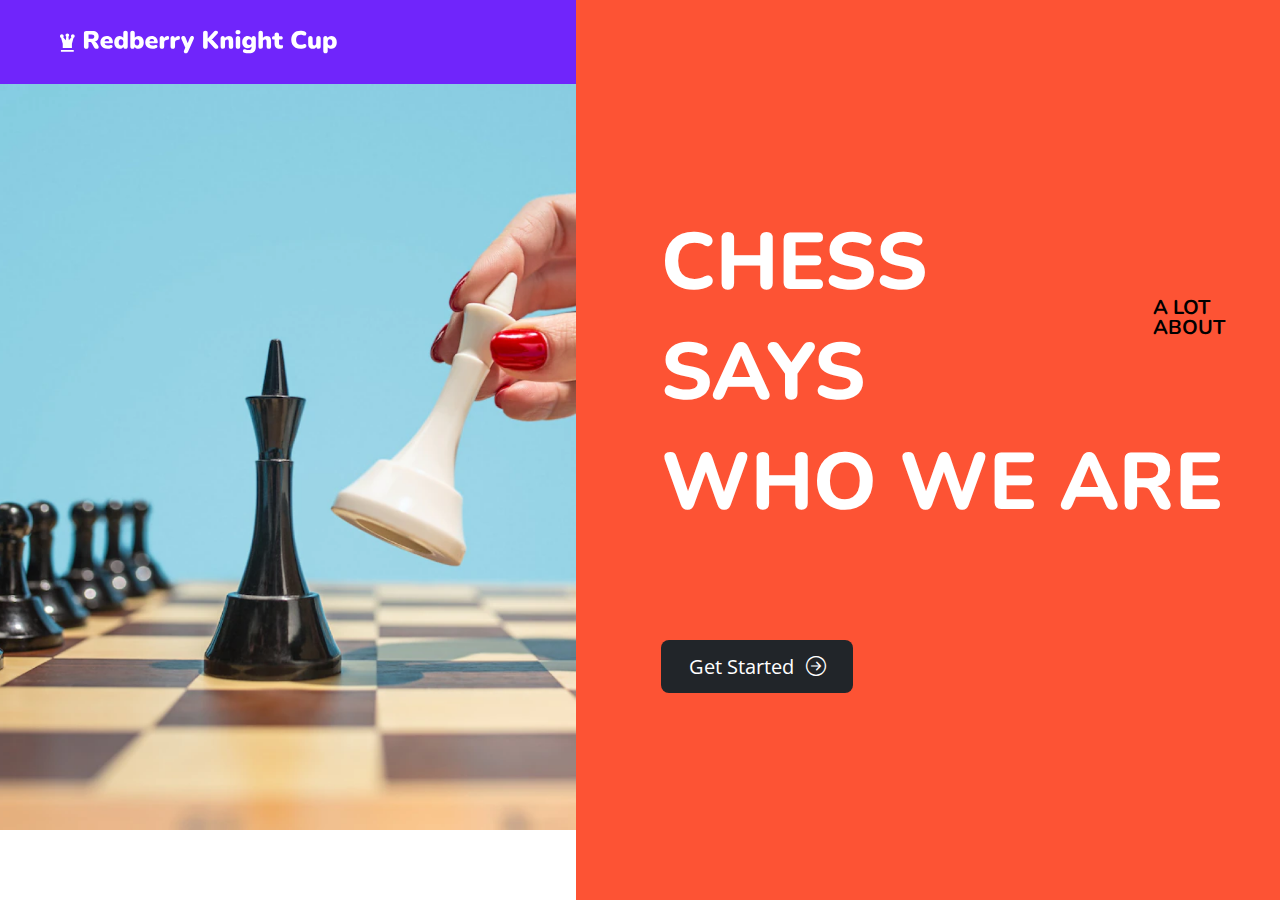
<file: bootcamp project - Copy/index.html>
<!DOCTYPE html>
<html lang="en">
<head>
    <meta charset="UTF-8">
    <meta http-equiv="X-UA-Compatible" content="IE=edge">
    <meta name="viewport" content="width=device-width, initial-scale=1.0">
    <title>Redberry Knight Cup</title>
    <link rel="stylesheet" href="https://cdn.jsdelivr.net/npm/bootstrap-icons@1.7.2/font/bootstrap-icons.css">
    <link href="https://fonts.googleapis.com/css2?family=Nunito:wght@200;300;400;500;600;700;800&display=swap" rel="stylesheet">
    <link href="https://fonts.googleapis.com/css2?family=Open+Sans:wght@300;400;500;600;700&display=swap" rel="stylesheet">
    <link rel="stylesheet" href="reset.css">
    <link rel="stylesheet" href="style.css">
</head>
<body>
    <div class="main-container flex">
        <div class="left-block">
            <header class="header">
                <img class="header-logo" src="images/Vector.svg" alt="crown">
                <img class="header-text" src="images/Redberry Knight Cup.svg" alt="Redberry Knight Cup">
            </header>
            <img class="left-block-img" src="images/Landing page- scrolling photo.png" alt="">
        </div>
        <div class="right-block flex">
            <div class="right-cont-wraper flex">
                <div class="flex">
                    <p class="right-block-p">chess says</p>
                    <p class="right-block-p2">a lot about</p>
                </div>
                <p class="right-block-p3">who we are</p>
                <button class="btn-primary">Get Started<span class="bi bi-arrow-right-circle"> </span></button>
            </div>
        </div>
    </div>
    

</body>
</html>
</file>
<file: bootcamp project - Copy/style.css>
:root {
    --color-primary: #7025FB;

}

.btn-primary {
    height: 53px;
    border-radius: 8px;
    padding: 13px 24px;
    background-color: #212529;
    color: #fff;
    font-size: 2rem;
    font-family: open sans;
    display: flex;
    align-items: center;
    justify-content: center;
    border: 0;
}

.btn-primary>span {
    padding-left: 12px;
}

.flex {
    display: flex;
}

/* .,.,..,.,.,.,.,.,..,.,header.,.,.,.,..,.,.,..,.,.,, */

.header {
    height: 84px;
    width: 45vw;
    background-color: var(--color-primary);
    display: flex;
    align-items: center;
}
.header-logo {
    padding-left: 60px;
    margin-right: 8px;
}

.left-block-img {
    width: 45vw;
}

.right-block {
    background-color: #FD5334;
    width: 55vw;
    height: 100vh;
    position: sticky;
    padding-left: 85px;
    top: 0;

}

.right-cont-wraper>div {
    align-items: center;
}

.right-cont-wraper>button {
    width: 192px;
    margin-top: 102px;
}

.right-block-p {
    font-size: 8rem;
    font-family: Nunito;
    font-weight: 800;
    color: #fff;
    text-transform: uppercase;
    line-height: 11rem;

}

.right-block-p2 {
    text-transform: uppercase;
    font-size: 2rem;
    font-family: Nunito;
    color: #000;
    margin-left: 26px;
    font-weight: 700;
}

.right-block-p3 {
    font-size: 8rem;
    font-family: Nunito;
    font-weight: 800;
    color: #fff;
    text-transform: uppercase;
    line-height: 11rem;
}

.right-cont-wraper {
    flex-direction: column;
    align-self: center;
}
</file>
